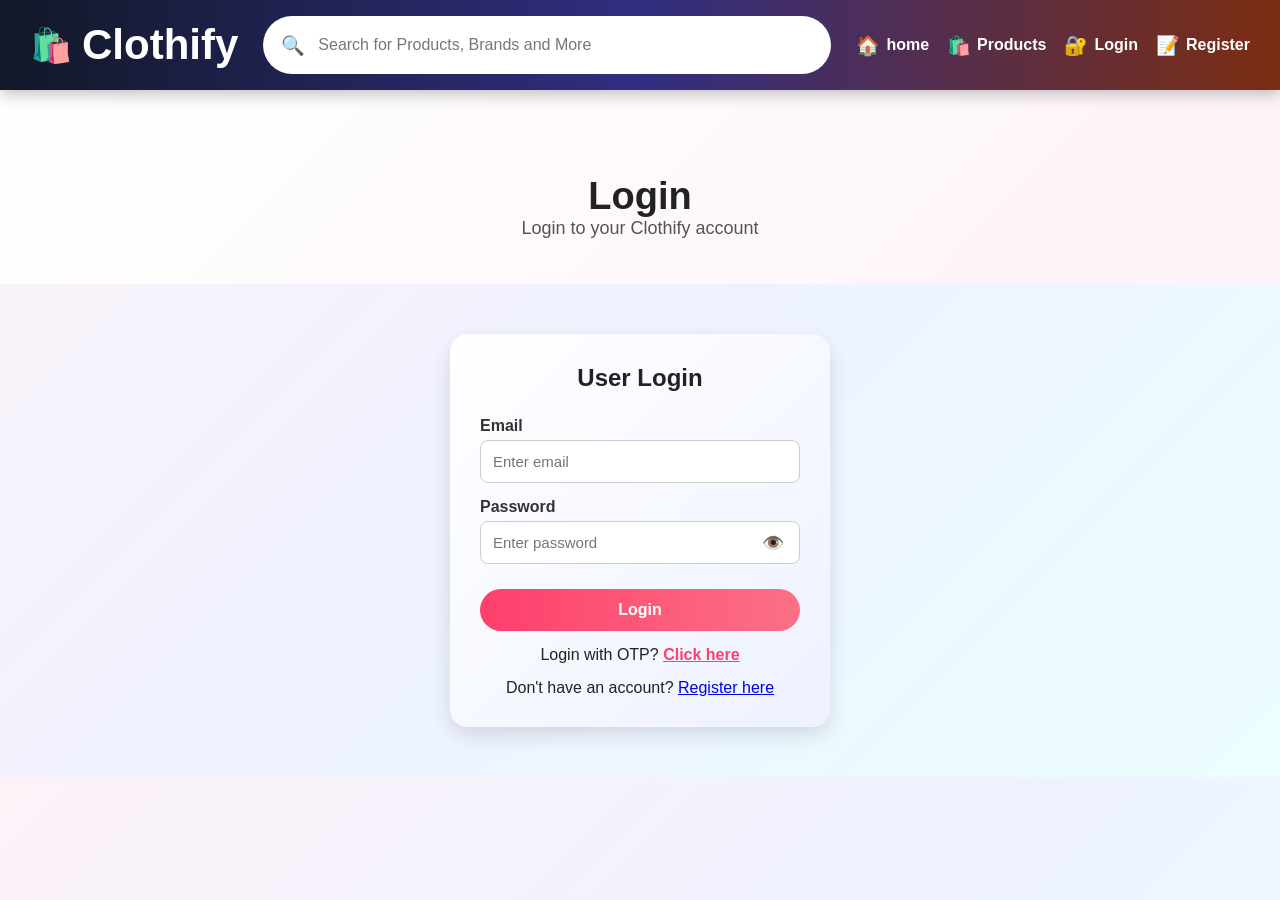
<file: src/main/webapp/index.html>
<!DOCTYPE html>
<html>
<head>
    <meta charset="UTF-8">
    <title>Login - Clothify</title>
    <link rel="stylesheet" href="css/style.css?v=25000">
</head>
<body>

<header class="main-header">
    <div class="brand">
        <span class="brand-symbol">🛍️</span>
        <span class="brand-text">Clothify</span>
    </div>

    <form action="products" method="get" class="search-box">
        <span class="search-symbol">🔍</span>
        <input type="text" name="q" placeholder="Search for Products, Brands and More">
    </form>

    <nav class="main-nav">
        <a href="home"><span class="nav-symbol">🏠</span> home</a>
        <a href="products"><span class="nav-symbol">🛍️</span> Products</a>
        <a href="login.html"><span class="nav-symbol">🔐</span> Login</a>
        <a href="register.html"><span class="nav-symbol">📝</span> Register</a>
    </nav>
</header>

<section class="page-title">
    <h1>Login</h1>
    <p>Login to your Clothify account</p>
</section>

<section class="form-container">
    <div class="form-box">
        <h2>User Login</h2>

        <form action="login" method="post">

            <label>Email</label>
            <input type="email" name="email" placeholder="Enter email" required>

            <label>Password</label>
            <div class="password-box">
                <input type="password" id="password" name="password" placeholder="Enter password" required>
                <span onclick="togglePassword()">👁️</span>
            </div>

            <button type="submit">Login</button>

            <p style="text-align:center; margin-top:15px; font-size:16px;">
                Login with OTP?
                <a href="mobile-login.html" style="font-weight:bold; color:#ff3f6c;">Click here</a>
            </p>

            <p style="margin-top:15px; text-align:center;">
                Don't have an account?
                <a href="register.html">Register here</a>
            </p>

        </form>
    </div>
</section>

<script>
    function togglePassword() {
        var passwordInput = document.getElementById("password");

        if (passwordInput.type === "password") {
            passwordInput.type = "text";
        } else {
            passwordInput.type = "password";
        }
    }
</script>

</body>
</html>
</file>
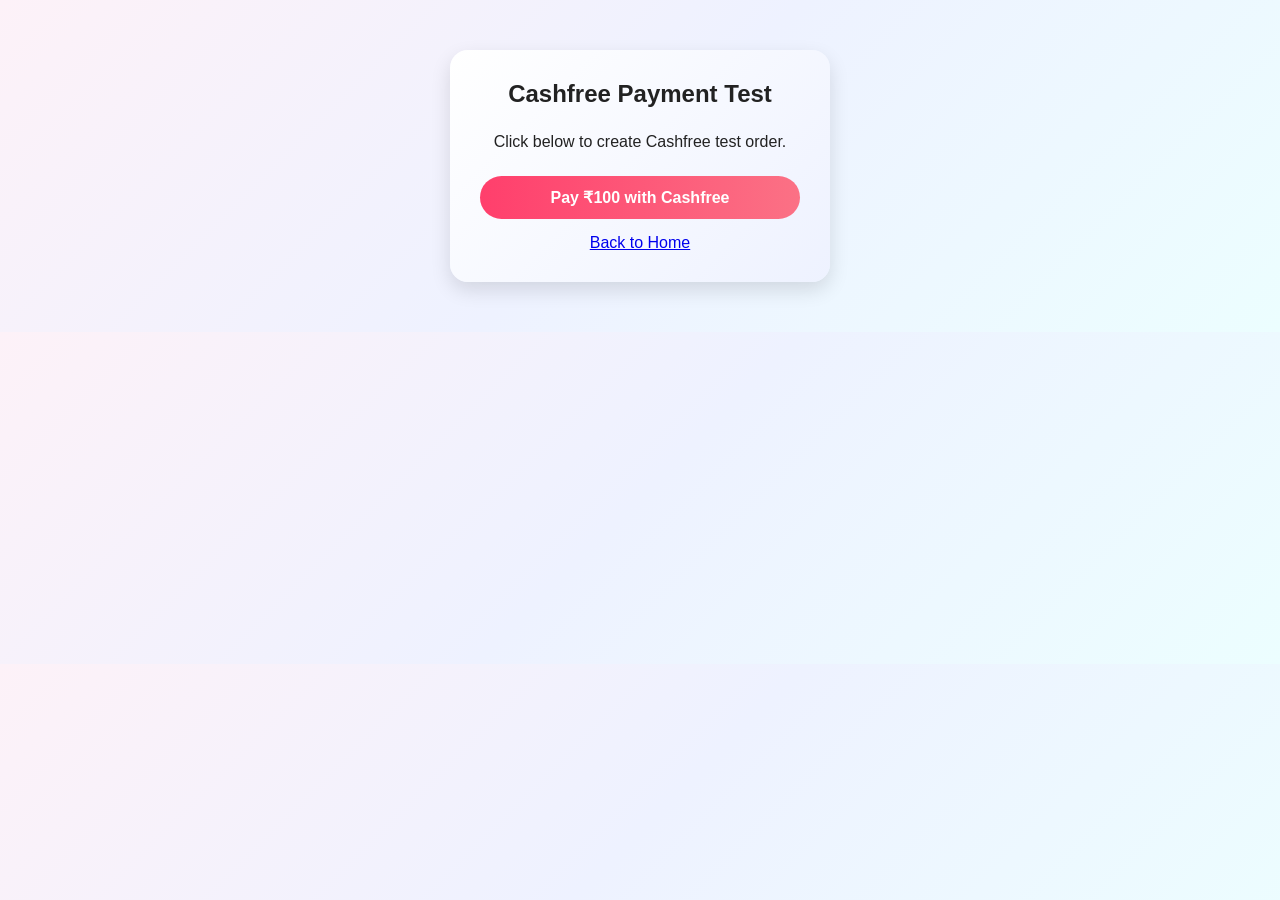
<file: src/main/webapp/cashfree-test.html>
<!DOCTYPE html>
<html>
<head>
    <meta charset="UTF-8">
    <title>Cashfree Test - Clothify</title>
    <link rel="stylesheet" href="css/style.css">
</head>
<body>

<section class="form-container">
    <div class="form-box">
        <h2>Cashfree Payment Test</h2>

        <p style="text-align:center;">
            Click below to create Cashfree test order.
        </p>

        <form action="create-cashfree-order" method="post">
            <button type="submit">Pay ₹100 with Cashfree</button>
        </form>

        <p style="text-align:center; margin-top:15px;">
            <a href="home">Back to Home</a>
        </p>
    </div>
</section>

</body>
</html>
</file>
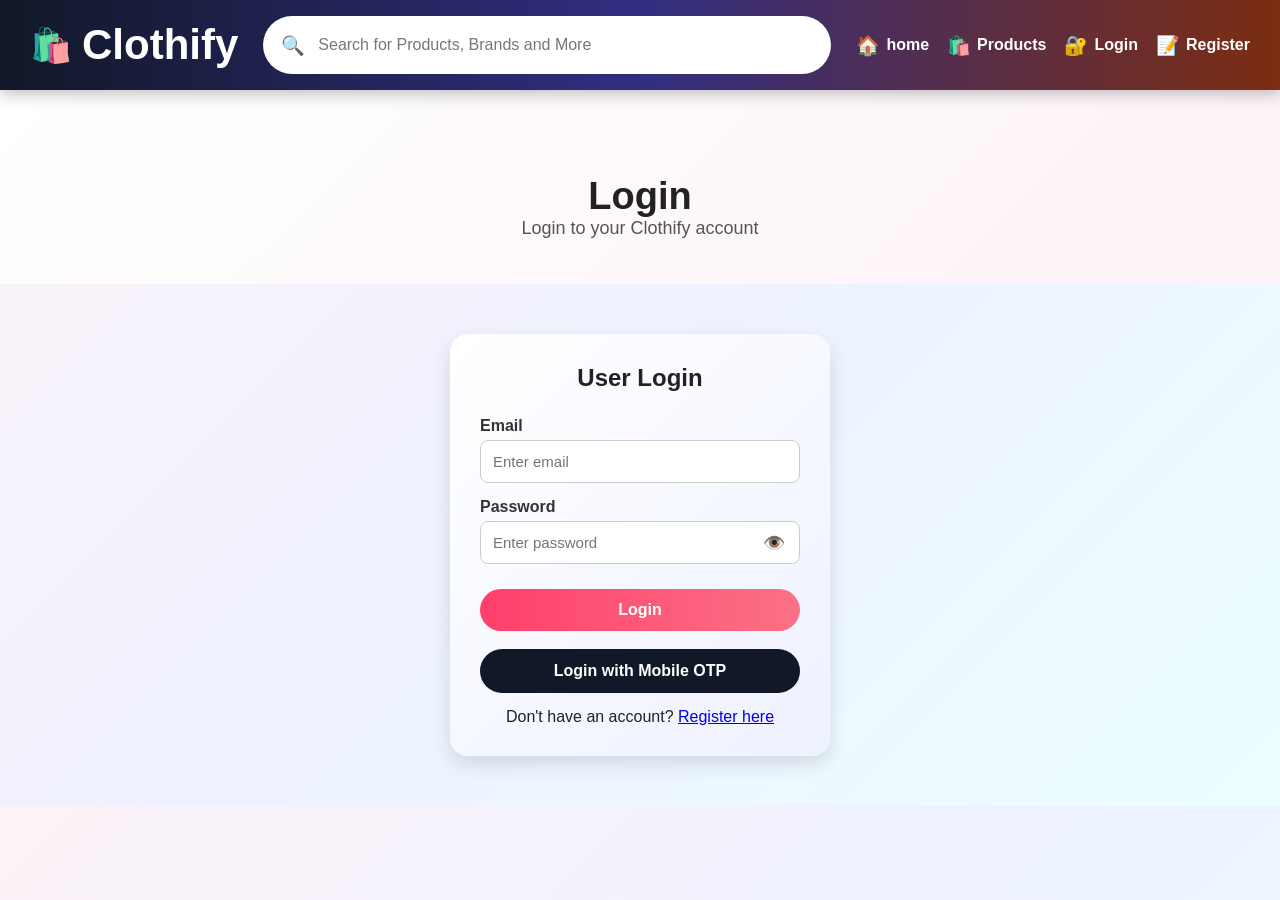
<file: src/main/webapp/login.html>
<!DOCTYPE html>
<html>
<head>
    <meta charset="UTF-8">
    <title>Login - Clothify</title>
    <link rel="stylesheet" href="css/style.css?v=27000">
</head>
<body>

<header class="main-header">
    <div class="brand">
        <span class="brand-symbol">🛍️</span>
        <span class="brand-text">Clothify</span>
    </div>

    <form action="products" method="get" class="search-box">
        <span class="search-symbol">🔍</span>
        <input type="text" name="q" placeholder="Search for Products, Brands and More">
    </form>

    <nav class="main-nav">
        <a href="home"><span class="nav-symbol">🏠</span> home</a>
        <a href="products"><span class="nav-symbol">🛍️</span> Products</a>
        <a href="login.html"><span class="nav-symbol">🔐</span> Login</a>
        <a href="register.html"><span class="nav-symbol">📝</span> Register</a>
    </nav>
</header>

<section class="page-title">
    <h1>Login</h1>
    <p>Login to your Clothify account</p>
</section>

<section class="form-container">
    <div class="form-box">
        <h2>User Login</h2>

        <form action="login" method="post">

            <label>Email</label>
            <input type="email" name="email" placeholder="Enter email" required>

            <label>Password</label>

            <div style="position:relative; width:100%;">
                <input type="password"
                       id="password"
                       name="password"
                       placeholder="Enter password"
                       required
                       style="width:100%; padding-right:45px; box-sizing:border-box;">

                <span onclick="togglePassword()"
                      style="position:absolute; right:15px; top:50%; transform:translateY(-50%); cursor:pointer; font-size:18px;">
                    👁️
                </span>
            </div>

            <button type="submit">Login</button>

            <a href="mobile-login.html"
               style="display:block; text-align:center; margin-top:18px; padding:13px; background:#111827; color:white; border-radius:25px; text-decoration:none; font-weight:bold;">
                Login with Mobile OTP
            </a>

            <p style="margin-top:15px; text-align:center;">
                Don't have an account?
                <a href="register.html">Register here</a>
            </p>

        </form>
    </div>
</section>

<script>
    function togglePassword() {
        var passwordInput = document.getElementById("password");

        if (passwordInput.type === "password") {
            passwordInput.type = "text";
        } else {
            passwordInput.type = "password";
        }
    }
</script>

</body>
</html>
</file>
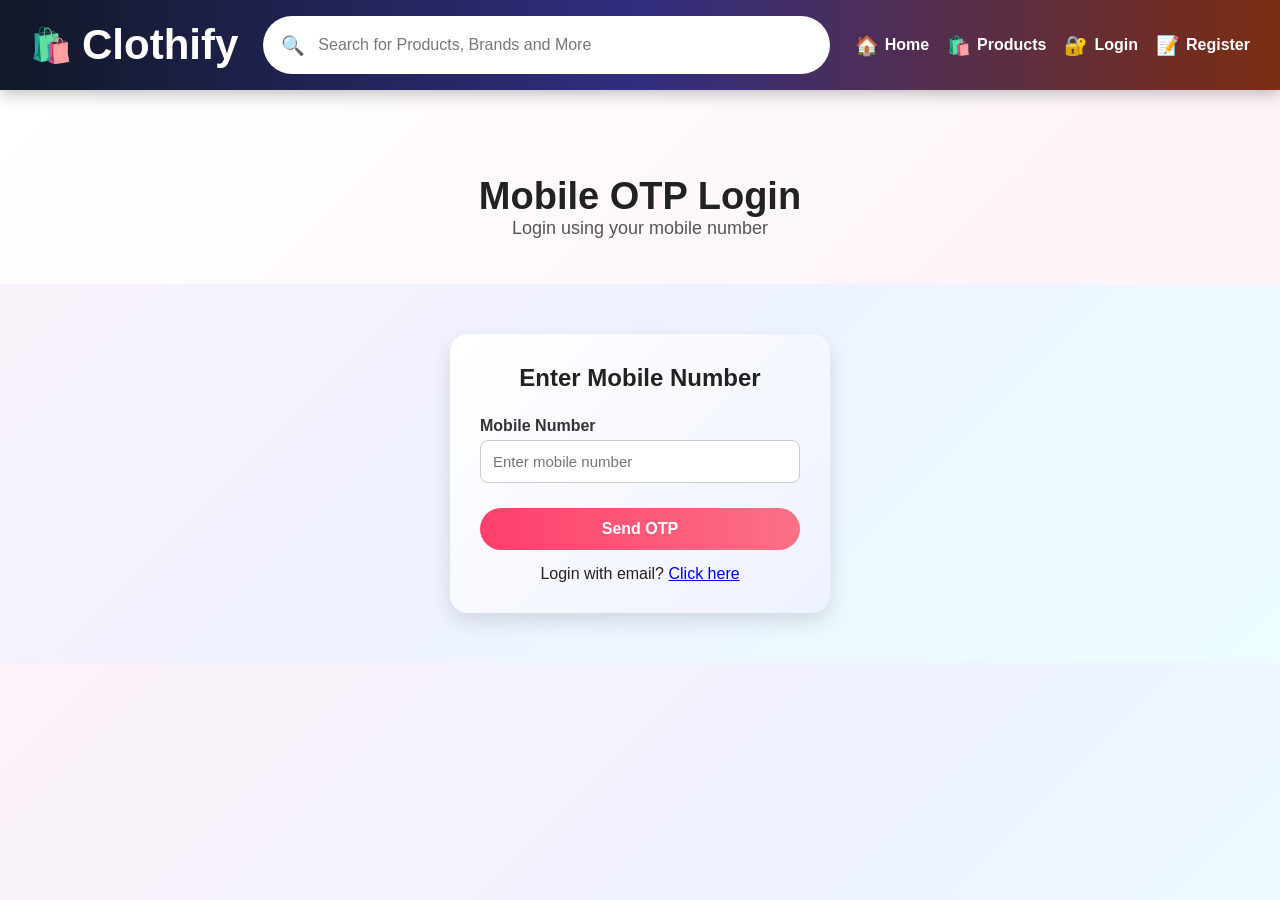
<file: src/main/webapp/mobile-login.html>
<!DOCTYPE html>
<html>
<head>
    <meta charset="UTF-8">
    <title>Mobile OTP Login - Clothify</title>
    <link rel="stylesheet" href="css/style.css?v=8000">
</head>
<body>

<header class="main-header">
    <div class="brand">
        <span class="brand-symbol">🛍️</span>
        <span class="brand-text">Clothify</span>
    </div>

    <form action="products" method="get" class="search-box">
        <span class="search-symbol">🔍</span>
        <input type="text" name="q" placeholder="Search for Products, Brands and More">
    </form>

    <nav class="main-nav">
        <a href="home"><span class="nav-symbol">🏠</span> Home</a>
        <a href="products"><span class="nav-symbol">🛍️</span> Products</a>
        <a href="login.html"><span class="nav-symbol">🔐</span> Login</a>
        <a href="register.html"><span class="nav-symbol">📝</span> Register</a>
    </nav>
</header>

<section class="page-title">
    <h1>Mobile OTP Login</h1>
    <p>Login using your mobile number</p>
</section>

<section class="form-container">
    <div class="form-box">
        <h2>Enter Mobile Number</h2>

        <form action="send-otp" method="post">
            <label>Mobile Number</label>
            <input type="text" name="phone" placeholder="Enter mobile number" required>

            <button type="submit">Send OTP</button>
        </form>

        <p style="margin-top: 15px; text-align: center;">
            Login with email?
            <a href="login.html">Click here</a>
        </p>
    </div>
</section>

</body>
</html>
</file>
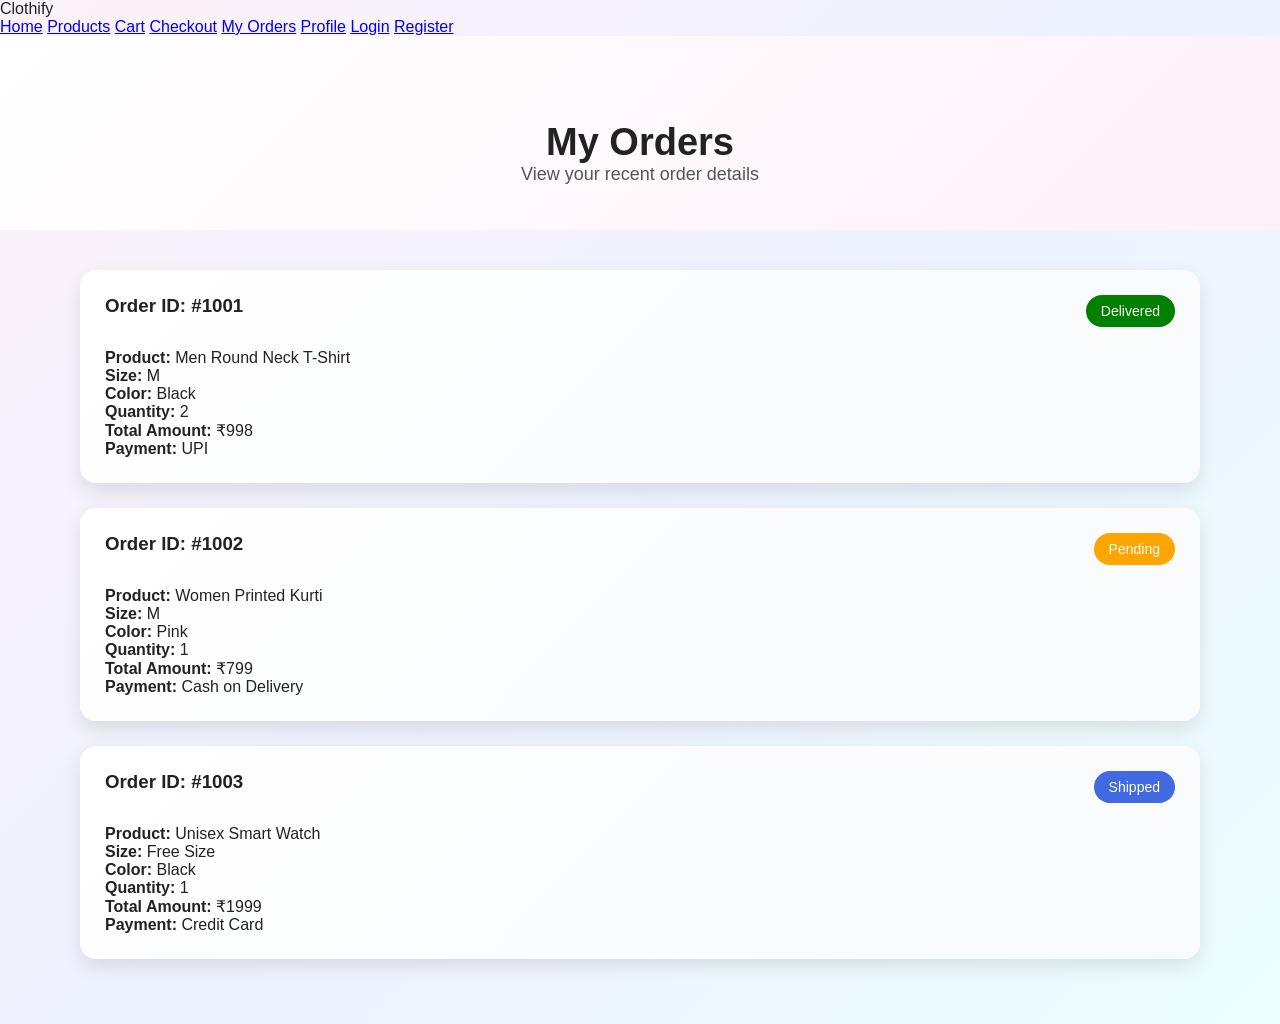
<file: src/main/webapp/orders.html>
<!DOCTYPE html>
<html>
<head>
    <meta charset="UTF-8">
    <title>My Orders - Clothify</title>
    <link rel="stylesheet" href="css/style.css">
</head>
<body>

    <header>
        <div class="logo">Clothify</div>

        <nav>
            <a href="index.html">Home</a>
            <a href="products">Products</a>
            <a href="viewcart">Cart</a>
            <a href="checkout.html">Checkout</a>
            <a href="orders.html">My Orders</a>
            <a href="profile.html">Profile</a>
            <a href="login.html">Login</a>
            <a href="register.html">Register</a>
        </nav>
    </header>

    <section class="page-title">
        <h1>My Orders</h1>
        <p>View your recent order details</p>
    </section>

    <section class="orders-container">

        <div class="order-card">
            <div class="order-header">
                <h3>Order ID: #1001</h3>
                <span class="status delivered">Delivered</span>
            </div>

            <p><b>Product:</b> Men Round Neck T-Shirt</p>
            <p><b>Size:</b> M</p>
            <p><b>Color:</b> Black</p>
            <p><b>Quantity:</b> 2</p>
            <p><b>Total Amount:</b> ₹998</p>
            <p><b>Payment:</b> UPI</p>
        </div>

        <div class="order-card">
            <div class="order-header">
                <h3>Order ID: #1002</h3>
                <span class="status pending">Pending</span>
            </div>

            <p><b>Product:</b> Women Printed Kurti</p>
            <p><b>Size:</b> M</p>
            <p><b>Color:</b> Pink</p>
            <p><b>Quantity:</b> 1</p>
            <p><b>Total Amount:</b> ₹799</p>
            <p><b>Payment:</b> Cash on Delivery</p>
        </div>

        <div class="order-card">
            <div class="order-header">
                <h3>Order ID: #1003</h3>
                <span class="status shipped">Shipped</span>
            </div>

            <p><b>Product:</b> Unisex Smart Watch</p>
            <p><b>Size:</b> Free Size</p>
            <p><b>Color:</b> Black</p>
            <p><b>Quantity:</b> 1</p>
            <p><b>Total Amount:</b> ₹1999</p>
            <p><b>Payment:</b> Credit Card</p>
        </div>

    </section>

    <script src="js/script.js"></script>
</body>
</html>
</file>
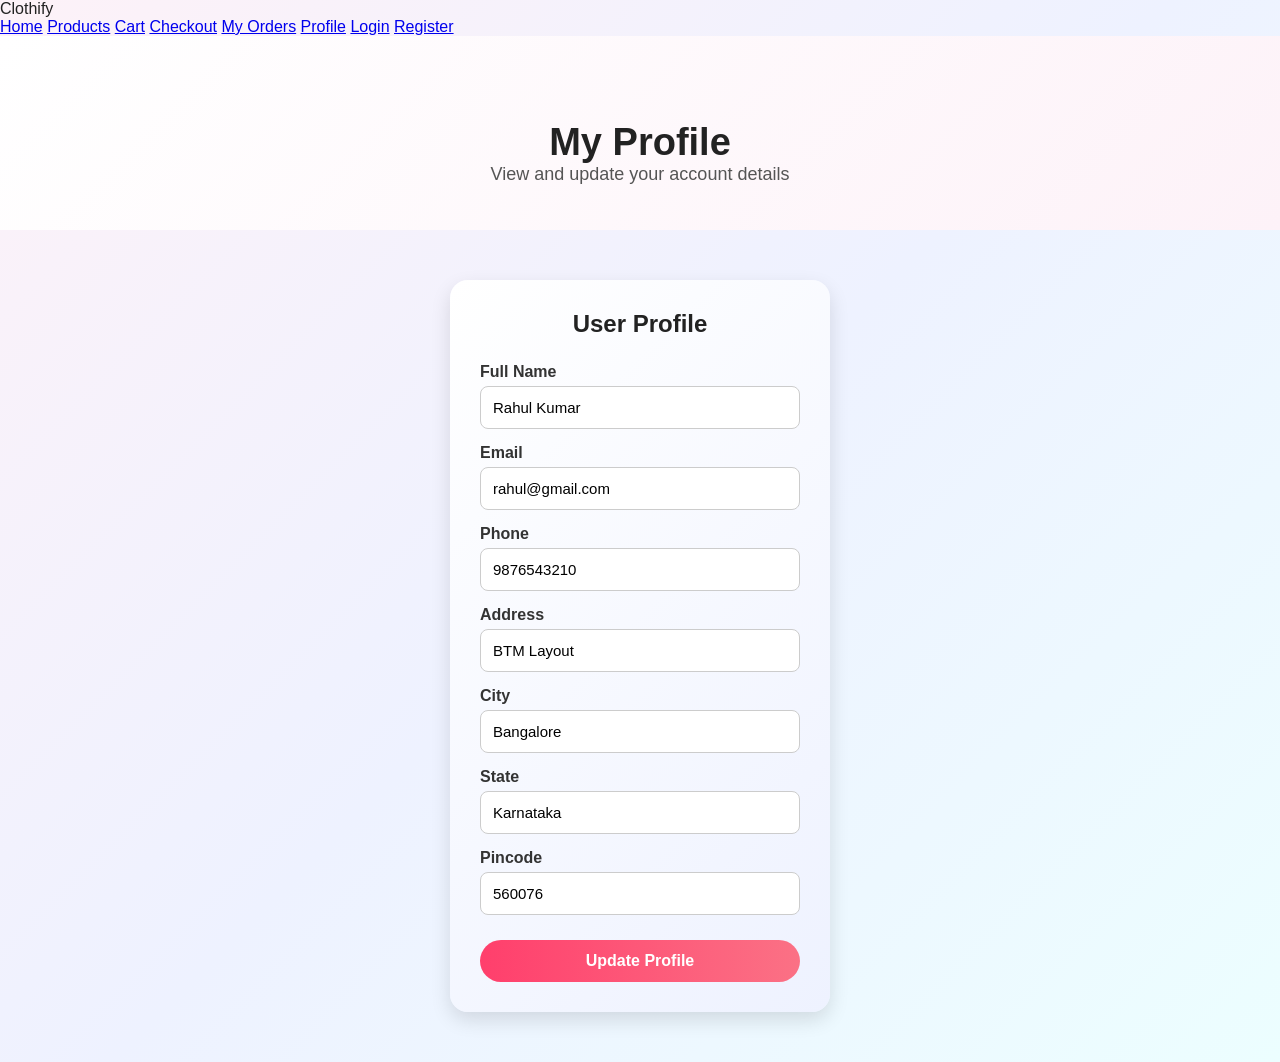
<file: src/main/webapp/profile.html>
<!DOCTYPE html>
<html>
<head>
    <meta charset="UTF-8">
    <title>Profile - Clothify</title>
    <link rel="stylesheet" href="css/style.css">
</head>
<body>

    <header>
        <div class="logo">Clothify</div>

        <nav>
            <a href="index.html">Home</a>
            <a href="products">Products</a>
            <a href="viewcart">Cart</a>
            <a href="checkout.html">Checkout</a>
            <a href="orders">My Orders</a>
            <a href="profile.html">Profile</a>
            <a href="login.html">Login</a>
            <a href="register.html">Register</a>
        </nav>
    </header>

    <section class="page-title">
        <h1>My Profile</h1>
        <p>View and update your account details</p>
    </section>

    <section class="form-container">
        <form class="form-box">
            <h2>User Profile</h2>

            <label>Full Name</label>
            <input type="text" value="Rahul Kumar">

            <label>Email</label>
            <input type="email" value="rahul@gmail.com">

            <label>Phone</label>
            <input type="text" value="9876543210">

            <label>Address</label>
            <input type="text" value="BTM Layout">

            <label>City</label>
            <input type="text" value="Bangalore">

            <label>State</label>
            <input type="text" value="Karnataka">

            <label>Pincode</label>
            <input type="text" value="560076">

            <button type="submit">Update Profile</button>
        </form>
    </section>

    <script src="js/script.js"></script>
</body>
</html>
</file>
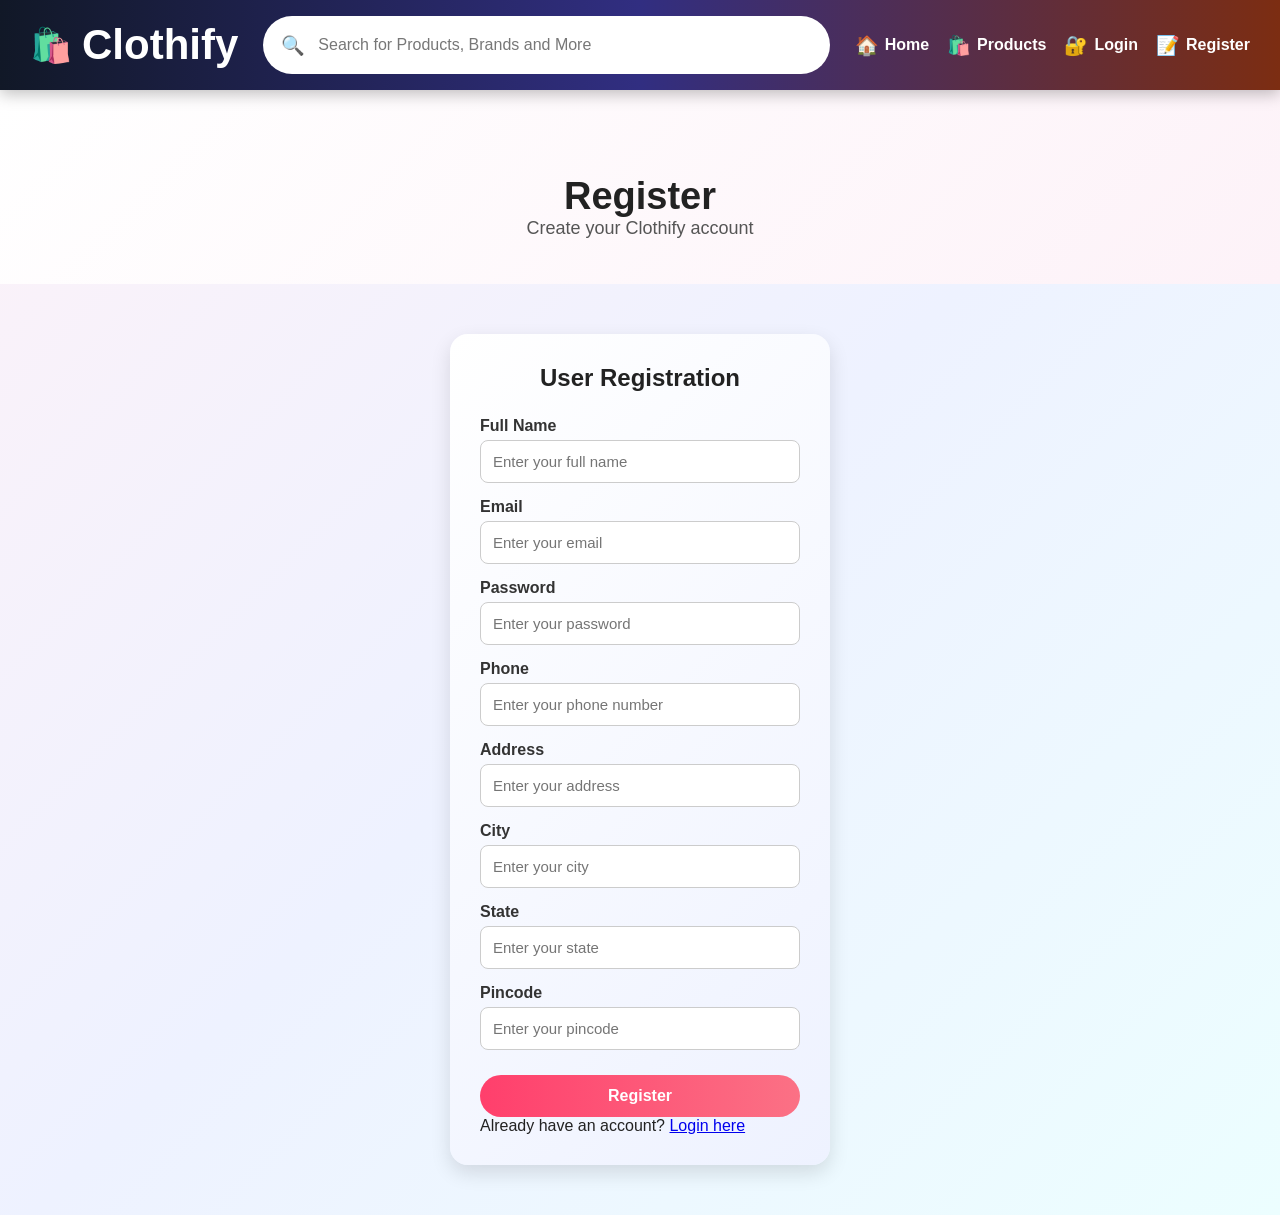
<file: src/main/webapp/register.html>
<!DOCTYPE html>
<html>
<head>
    <meta charset="UTF-8">
    <title>Register - Clothify</title>
    <link rel="stylesheet" href="css/style.css">
</head>
<body>

    <!-- Navbar before login -->
    <header class="main-header">
        <div class="brand">
            <span class="brand-symbol">🛍️</span>
            <span class="brand-text">Clothify</span>
        </div>

        <div class="search-box">
            <span class="search-symbol">🔍</span>
            <input type="text" placeholder="Search for Products, Brands and More">
        </div>

        <nav class="main-nav">
            <a href="home"><span class="nav-symbol">🏠</span> Home</a>
            <a href="products"><span class="nav-symbol">🛍️</span> Products</a>
            <a href="login.html"><span class="nav-symbol">🔐</span> Login</a>
            <a href="register.html"><span class="nav-symbol">📝</span> Register</a>
        </nav>
    </header>

    <section class="page-title">
        <h1>Register</h1>
        <p>Create your Clothify account</p>
    </section>

    <section class="form-container">
        <form class="form-box" action="register" method="post">
            <h2>User Registration</h2>

            <label>Full Name</label>
            <input type="text" name="full_name" placeholder="Enter your full name" required>

            <label>Email</label>
            <input type="email" name="email" placeholder="Enter your email" required>

            <label>Password</label>
            <input type="password" name="password" placeholder="Enter your password" required>

            <label>Phone</label>
            <input type="text" name="phone" placeholder="Enter your phone number" required>

            <label>Address</label>
            <input type="text" name="address" placeholder="Enter your address" required>

            <label>City</label>
            <input type="text" name="city" placeholder="Enter your city" required>

            <label>State</label>
            <input type="text" name="state" placeholder="Enter your state" required>

            <label>Pincode</label>
            <input type="text" name="pincode" placeholder="Enter your pincode" required>

            <button type="submit">Register</button>

            <p>Already have an account? <a href="login.html">Login here</a></p>
        </form>
    </section>

</body>
</html>
</file>
<file: src/main/webapp/css/style.css>
* {
    margin: 0;
    padding: 0;
    box-sizing: border-box;
}

body {
    font-family: Arial, sans-serif;
    background: linear-gradient(135deg, #fdf2f8, #eef2ff, #ecfeff);
    color: #222;
}

/* Header */
.main-header {
    background: linear-gradient(90deg, #111827, #312e81, #7c2d12);
    color: white;
    display: flex;
    align-items: center;
    gap: 25px;
    padding: 16px 30px;
    box-shadow: 0 4px 15px rgba(0,0,0,0.25);
    position: sticky;
    top: 0;
    z-index: 1000;
}

.brand {
    font-size: 42px;
    font-weight: bold;
    color: white;
    white-space: nowrap;
    display: flex;
    align-items: center;
    gap: 10px;
}

.brand-symbol {
    font-size: 34px;
    line-height: 1;
}

.brand-text {
    font-size: 42px;
    font-weight: bold;
    color: white;
}

/* Search Box */
.search-box {
    flex: 1;
    max-width: 700px;
    position: relative;
    display: flex;
    align-items: center;
}

.search-symbol {
    position: absolute;
    left: 18px;
    top: 50%;
    transform: translateY(-50%);
    font-size: 19px;
    color: #666;
    z-index: 10;
    pointer-events: none;
}

.search-box input {
    width: 100%;
    height: 58px;
    padding: 0 20px 0 55px;
    border: none;
    outline: none;
    border-radius: 35px;
    font-size: 16px;
    background: white;
    color: #222;
}

.search-box input::placeholder {
    color: #777;
}

/* Navbar */
.main-nav {
    display: flex;
    align-items: center;
    gap: 18px;
    white-space: nowrap;
    margin-left: auto;
}

.main-nav a {
    color: white;
    text-decoration: none;
    font-size: 16px;
    font-weight: bold;
    display: inline-flex;
    align-items: center;
    gap: 6px;
}

.main-nav a:hover {
    color: #ffcc00;
}

.nav-symbol {
    font-size: 19px;
    display: inline-flex;
    align-items: center;
    justify-content: center;
    line-height: 1;
}

/* Profile Navbar */
.profile-name-link {
    display: inline-flex;
    align-items: center;
    gap: 8px;
    color: white !important;
    text-decoration: none;
    font-weight: bold;
}

.profile-small-icon {
    width: 34px;
    height: 34px;
    border-radius: 50%;
    background: white;
    color: #312e81;
    display: inline-flex;
    align-items: center;
    justify-content: center;
    font-size: 17px;
    font-weight: bold;
    border: 2px solid #ffcc00;
    flex-shrink: 0;
}

.profile-user-name {
    color: white;
    font-size: 16px;
    max-width: 130px;
    overflow: hidden;
    white-space: nowrap;
    text-overflow: ellipsis;
}

.profile-arrow {
    font-size: 12px;
    color: white;
}

.profile-name-link:hover .profile-user-name,
.profile-name-link:hover .profile-arrow {
    color: #ffcc00;
}

/* Page Title */
.page-title {
    text-align: center;
    padding: 85px 20px 45px 20px;
    background: linear-gradient(135deg, #ffffff, #fdf2f8);
}

.page-title h1 {
    font-size: 38px;
    color: #222;
}

.page-title p {
    font-size: 18px;
    color: #555;
}

/* Product Filter Section */
.filter-box {
    width: 90%;
    margin: 35px auto 10px auto;
    background: linear-gradient(135deg, #ffffff, #f8fafc);
    padding: 22px;
    border-radius: 18px;
    box-shadow: 0 8px 22px rgba(0,0,0,0.10);
    display: flex;
    justify-content: center;
    align-items: center;
    gap: 18px;
    flex-wrap: wrap;
}

.filter-box select {
    width: 190px;
    padding: 12px 15px;
    border: 1px solid #ccc;
    border-radius: 25px;
    font-size: 15px;
    outline: none;
    background: white;
    cursor: pointer;
}

.filter-box button {
    padding: 12px 32px;
    border: none;
    border-radius: 25px;
    background: linear-gradient(90deg, #ff3f6c, #fb7185);
    color: white;
    font-size: 15px;
    font-weight: bold;
    cursor: pointer;
}

.filter-box button:hover {
    background: linear-gradient(90deg, #111827, #374151);
}

.filter-box a {
    padding: 12px 28px;
    border-radius: 25px;
    background: #111827;
    color: white;
    text-decoration: none;
    font-size: 15px;
    font-weight: bold;
}

.filter-box a:hover {
    background: #374151;
}

/* Products Page */
.products {
    display: grid;
    grid-template-columns: repeat(4, 1fr);
    gap: 25px;
    padding: 40px 60px;
}

.product-card {
    background: linear-gradient(135deg, #ffffff, #fef2f2);
    padding: 20px;
    text-align: center;
    box-shadow: 0 8px 20px rgba(0,0,0,0.10);
    border-radius: 16px;
    transition: transform 0.3s ease;
}

.product-card:hover {
    transform: translateY(-7px);
}

.product-card img {
    width: 100%;
    height: 240px;
    object-fit: cover;
    background-color: #eee;
    border-radius: 12px;
    margin-bottom: 14px;
}

.product-card h3 {
    font-size: 18px;
    color: #222;
    margin-top: 8px;
    margin-bottom: 10px;
}

.product-card p {
    font-size: 18px;
    color: #111;
    font-weight: bold;
    margin: 10px 0;
}

.product-card h4 {
    font-size: 16px;
    color: #444;
    margin: 8px 0;
}

.product-card input[type="number"] {
    width: 75px;
    padding: 9px;
    margin-top: 10px;
    margin-bottom: 10px;
    border-radius: 9px;
    border: 1px solid #ccc;
    font-size: 15px;
    text-align: center;
}

.product-card button {
    padding: 11px 25px;
    background: linear-gradient(90deg, #ff3f6c, #fb7185);
    color: white;
    border: none;
    cursor: pointer;
    border-radius: 25px;
    font-weight: bold;
    font-size: 15px;
}

.product-card button:hover {
    background: linear-gradient(90deg, #111827, #374151);
}

.no-products-box {
    grid-column: 1 / -1;
    width: 80%;
    margin: 30px auto;
    background: linear-gradient(135deg, #ffffff, #f8fafc);
    border-radius: 22px;
    padding: 60px 25px;
    text-align: center;
    box-shadow: 0 10px 25px rgba(0,0,0,0.12);
}

.no-products-box h2 {
    font-size: 36px;
    color: #111827;
    margin-bottom: 15px;
}

.no-products-box p {
    font-size: 18px;
    color: #555;
    margin-bottom: 25px;
}

.no-products-box a {
    text-decoration: none;
    background: linear-gradient(90deg, #ff3f6c, #fb7185);
    color: white;
    padding: 13px 35px;
    border-radius: 30px;
    font-weight: bold;
}

/* Forms */
.form-container {
    display: flex;
    justify-content: center;
    padding: 50px 20px;
}

.form-box {
    background: linear-gradient(135deg, #ffffff, #eef2ff);
    width: 380px;
    padding: 30px;
    box-shadow: 0 8px 20px rgba(0,0,0,0.12);
    border-radius: 18px;
}

.form-box h2 {
    text-align: center;
    color: #222;
    margin-bottom: 25px;
}

.form-box label {
    display: block;
    margin-top: 15px;
    margin-bottom: 5px;
    color: #333;
    font-weight: bold;
}

.form-box input {
    width: 100%;
    padding: 12px;
    border: 1px solid #ccc;
    font-size: 15px;
    border-radius: 8px;
}

.form-box button {
    width: 100%;
    margin-top: 25px;
    padding: 12px;
    background: linear-gradient(90deg, #ff3f6c, #fb7185);
    color: white;
    border: none;
    font-size: 16px;
    cursor: pointer;
    border-radius: 25px;
    font-weight: bold;
}

/* Password Show/Hide Icon FIX */
.password-box {
    position: relative !important;
    width: 100% !important;
    display: block !important;
}

.password-box input {
    width: 100% !important;
    padding: 12px 50px 12px 12px !important;
    border: 1px solid #ccc !important;
    font-size: 15px !important;
    border-radius: 8px !important;
    box-sizing: border-box !important;
}

.password-box span,
.toggle-password {
    position: absolute !important;
    right: 16px !important;
    top: 50% !important;
    transform: translateY(-50%) !important;
    cursor: pointer !important;
    font-size: 18px !important;
    user-select: none !important;
    z-index: 99 !important;
    line-height: 1 !important;
    display: flex !important;
    align-items: center !important;
    justify-content: center !important;
}

/* Login Error Page */
.login-error-wrapper {
    min-height: 100vh;
    display: flex;
    align-items: center;
    justify-content: center;
    background: linear-gradient(135deg, #fdf2f8, #eef2ff, #ecfeff);
    padding: 30px;
}

.login-error-card {
    width: 90%;
    max-width: 520px;
    background: linear-gradient(135deg, #ffffff, #fef2f2);
    padding: 45px 30px;
    border-radius: 24px;
    text-align: center;
    box-shadow: 0 12px 30px rgba(0,0,0,0.15);
}

.login-error-icon {
    font-size: 70px;
    margin-bottom: 18px;
}

.login-error-card h1 {
    font-size: 32px;
    color: #991b1b;
    margin-bottom: 12px;
}

.login-error-card p {
    font-size: 18px;
    color: #555;
    margin-bottom: 28px;
}

.login-error-card a {
    display: inline-block;
    text-decoration: none;
    background: linear-gradient(90deg, #ff3f6c, #fb7185);
    color: white;
    padding: 13px 35px;
    border-radius: 30px;
    font-size: 17px;
    font-weight: bold;
}

.login-error-card a:hover {
    background: linear-gradient(90deg, #111827, #374151);
}

/* Demo OTP Box */
.demo-otp-box {
    background: #dcfce7;
    border: 2px solid #22c55e;
    color: #166534;
    padding: 12px;
    border-radius: 12px;
    text-align: center;
    margin-bottom: 15px;
    font-size: 18px;
}

/* Top Categories */
.top-categories {
    background: linear-gradient(135deg, #ffffff, #fff7ed);
    margin: 25px;
    padding: 22px 15px;
    display: grid;
    grid-template-columns: repeat(8, 1fr);
    gap: 20px;
    border-radius: 20px;
    box-shadow: 0 8px 22px rgba(0,0,0,0.10);
}

.top-cat-item {
    text-align: center;
    text-decoration: none;
    color: #222;
    transition: transform 0.3s ease;
}

.top-cat-item:hover {
    transform: translateY(-7px);
}

.top-cat-item img {
    width: 85px;
    height: 85px;
    object-fit: cover;
    border-radius: 50%;
    margin-bottom: 10px;
    border: 4px solid #ff3f6c;
    background-color: white;
}

.top-cat-item p {
    font-size: 15px;
    font-weight: bold;
}

/* Banner Section */
.banner-section {
    display: grid;
    grid-template-columns: repeat(3, 1fr);
    gap: 22px;
    margin: 25px;
}

.banner-card {
    background: linear-gradient(135deg, #ccfbf1, #fef3c7);
    border-radius: 22px;
    overflow: hidden;
    display: flex;
    align-items: center;
    min-height: 240px;
    box-shadow: 0 8px 22px rgba(0,0,0,0.15);
    transition: transform 0.3s ease;
}

.banner-card:hover {
    transform: translateY(-6px);
}

.banner-card img {
    width: 50%;
    height: 240px;
    object-fit: cover;
}

.banner-text {
    width: 50%;
    padding: 25px;
}

.banner-text h3 {
    font-size: 26px;
    margin-bottom: 12px;
    color: #111827;
}

.banner-text p {
    font-size: 30px;
    font-weight: bold;
    color: #db2777;
    margin-bottom: 18px;
}

.banner-text a {
    display: inline-block;
    text-decoration: none;
    background: linear-gradient(90deg, #ff3f6c, #fb7185);
    color: white;
    padding: 10px 22px;
    border-radius: 25px;
    font-weight: bold;
}

/* Section Box */
.section-box {
    background: linear-gradient(135deg, #ffffff, #f8fafc);
    margin: 25px;
    padding: 25px;
    border-radius: 22px;
    box-shadow: 0 8px 22px rgba(0,0,0,0.10);
}

.section-title-row {
    display: flex;
    justify-content: space-between;
    align-items: center;
    margin-bottom: 22px;
}

.section-title-row h2 {
    font-size: 32px;
    color: #111827;
}

.section-title-row a {
    text-decoration: none;
    color: #db2777;
    font-weight: bold;
    font-size: 16px;
}

/* Category Grid */
.category-grid {
    display: grid;
    grid-template-columns: repeat(8, 1fr);
    gap: 20px;
}

.category-card {
    text-align: center;
    background: linear-gradient(135deg, #fdf2f8, #ffffff);
    border-radius: 16px;
    padding: 15px;
    transition: transform 0.3s ease;
    box-shadow: 0 4px 14px rgba(0,0,0,0.08);
    text-decoration: none;
    color: #222;
}

.category-card:hover {
    transform: scale(1.05);
}

.category-card img {
    width: 100%;
    height: 130px;
    object-fit: cover;
    border-radius: 12px;
    margin-bottom: 12px;
}

.category-card h4 {
    font-size: 15px;
    color: #222;
}

/* Trending Products */
.product-grid-home {
    display: grid;
    grid-template-columns: repeat(4, 1fr);
    gap: 23px;
}

.product-home-card {
    background: linear-gradient(135deg, #ffffff, #fef2f2);
    border-radius: 18px;
    text-align: center;
    padding: 18px;
    transition: transform 0.3s ease;
    box-shadow: 0 8px 20px rgba(0,0,0,0.10);
}

.product-home-card:hover {
    transform: translateY(-7px);
}

.product-home-card img {
    width: 100%;
    height: 240px;
    object-fit: cover;
    border-radius: 14px;
    margin-bottom: 13px;
}

.product-home-card h4 {
    font-size: 18px;
    margin-bottom: 8px;
}

.product-home-card p {
    font-size: 19px;
    font-weight: bold;
    color: #111;
    margin-bottom: 14px;
}

.product-home-card a {
    display: inline-block;
    text-decoration: none;
    background: linear-gradient(90deg, #ff3f6c, #fb7185);
    color: white;
    padding: 10px 24px;
    border-radius: 25px;
    font-weight: bold;
}

/* Cart Page */
.cart-container {
    padding: 50px 20px;
    min-height: 520px;
}

.cart-item {
    background: linear-gradient(135deg, #ffffff, #f8fafc);
    display: flex;
    align-items: center;
    margin: 0 auto 25px auto;
    padding: 20px;
    max-width: 1000px;
    box-shadow: 0 8px 20px rgba(0,0,0,0.10);
    border-radius: 16px;
}

.cart-item img {
    width: 160px;
    height: 160px;
    object-fit: cover;
    background-color: #eee;
    margin-right: 30px;
    border-radius: 12px;
}

.cart-details {
    flex: 1;
}

.cart-details h3 {
    color: #222;
    font-size: 22px;
}

.cart-details p {
    color: #555;
    font-size: 16px;
}

.cart-total {
    text-align: right;
}

.cart-total h3 {
    color: #222;
    font-size: 24px;
}

.cart-total button {
    padding: 10px 18px;
    background-color: #cc0000;
    color: white;
    border: none;
    cursor: pointer;
    border-radius: 20px;
}

.cart-summary {
    background: linear-gradient(135deg, #ffffff, #fef3c7);
    padding: 25px;
    width: 350px;
    margin: 25px auto;
    box-shadow: 0 8px 20px rgba(0,0,0,0.10);
    border-radius: 16px;
}

.cart-summary button {
    width: 100%;
    padding: 12px;
    background: linear-gradient(90deg, #ff3f6c, #fb7185);
    color: white;
    border: none;
    font-size: 16px;
    cursor: pointer;
    border-radius: 25px;
    font-weight: bold;
}

/* Empty Cart */
.empty-cart-box,
.empty-cart-center-box {
    width: 75%;
    max-width: 950px;
    min-height: 360px;
    margin: 40px auto;
    background: linear-gradient(135deg, #ffffff, #f8fafc);
    border-radius: 24px;
    box-shadow: 0 10px 30px rgba(0,0,0,0.12);
    display: flex;
    flex-direction: column;
    justify-content: center;
    align-items: center;
    padding: 55px 25px;
    text-align: center;
}

.empty-cart-icon,
.empty-cart-center-icon {
    font-size: 120px;
    margin-bottom: 25px;
    line-height: 1;
}

.empty-cart-box h2,
.empty-cart-center-box h2 {
    font-size: 38px;
    color: #111827;
    margin-bottom: 14px;
}

.empty-cart-box p,
.empty-cart-center-box p {
    font-size: 20px;
    color: #666;
    margin-bottom: 30px;
}

.empty-cart-btn,
.empty-cart-center-btn {
    display: inline-block;
    text-decoration: none;
    background: linear-gradient(90deg, #ff3f6c, #fb7185);
    color: white;
    padding: 15px 45px;
    border-radius: 30px;
    font-size: 18px;
    font-weight: bold;
}

/* Checkout */
.checkout-main-wrapper {
    padding: 50px 70px;
    display: grid;
    grid-template-columns: 1.2fr 0.8fr;
    gap: 30px;
    align-items: start;
}

.checkout-main-card {
    background: linear-gradient(135deg, #ffffff, #eef2ff);
    padding: 30px;
    border-radius: 22px;
    box-shadow: 0 10px 25px rgba(0,0,0,0.12);
}

.checkout-main-card h2 {
    margin-bottom: 22px;
    font-size: 28px;
    color: #111827;
}

.checkout-main-card label {
    display: block;
    margin-top: 15px;
    margin-bottom: 6px;
    font-weight: bold;
    color: #333;
}

.checkout-main-card input,
.checkout-main-card textarea {
    width: 100%;
    padding: 12px;
    border: 1px solid #ccc;
    border-radius: 10px;
    font-size: 15px;
}

.checkout-main-card textarea {
    resize: none;
    height: 90px;
}

.checkout-empty-wrapper {
    min-height: 520px;
    display: flex;
    align-items: center;
    justify-content: center;
    padding: 50px 20px;
}

.checkout-empty-card {
    width: 80%;
    max-width: 900px;
    min-height: 380px;
    background: linear-gradient(135deg, #ffffff, #f8fafc);
    border-radius: 25px;
    box-shadow: 0 10px 30px rgba(0,0,0,0.15);
    display: flex;
    flex-direction: column;
    align-items: center;
    justify-content: center;
    text-align: center;
    padding: 50px 25px;
}

.checkout-empty-icon {
    font-size: 120px;
    margin-bottom: 25px;
}

.checkout-empty-card h2 {
    font-size: 40px;
    color: #111827;
    margin-bottom: 15px;
}

.checkout-empty-card p {
    font-size: 20px;
    color: #555;
    margin-bottom: 30px;
}

.checkout-empty-btn {
    text-decoration: none;
    background: linear-gradient(90deg, #ff3f6c, #fb7185);
    color: white;
    padding: 15px 45px;
    border-radius: 30px;
    font-size: 18px;
    font-weight: bold;
}

/* Order Summary */
.order-summary-item {
    background: #f8fafc;
    padding: 15px;
    border-radius: 14px;
    margin-bottom: 14px;
}

.order-summary-with-img {
    display: flex;
    gap: 18px;
    align-items: center;
}

.checkout-product-img {
    width: 120px;
    height: 140px;
    object-fit: cover;
    border-radius: 14px;
    background: #eee;
    box-shadow: 0 4px 12px rgba(0,0,0,0.12);
    flex-shrink: 0;
}

.checkout-total {
    font-size: 26px;
    font-weight: bold;
    color: #111827;
    margin-top: 20px;
    margin-bottom: 25px;
}

/* Payment */
.payment-method-box {
    background: linear-gradient(135deg, #ffffff, #f8fafc);
    padding: 22px;
    border-radius: 18px;
    box-shadow: 0 6px 18px rgba(0,0,0,0.08);
    margin-top: 28px;
}

.payment-method-box h3 {
    font-size: 24px;
    color: #111827;
    margin-bottom: 18px;
}

.payment-option {
    display: flex !important;
    align-items: center !important;
    gap: 10px;
    font-size: 18px;
    margin-bottom: 14px !important;
    color: #222;
    cursor: pointer;
    font-weight: 500 !important;
}

.payment-option input[type="radio"] {
    width: auto !important;
    transform: scale(1.2);
    accent-color: #ff3f6c;
}

/* UPI Details */
.upi-details-box {
    display: none;
    margin-top: 15px;
    padding: 20px;
    background: #f9fafb;
    border: 1px solid #e5e7eb;
    border-radius: 14px;
}

.upi-details-box label {
    display: block;
    margin-bottom: 8px;
    font-weight: bold;
    color: #333;
}

.upi-details-box input {
    width: 100%;
    padding: 12px;
    border: 1px solid #d1d5db;
    border-radius: 10px;
    font-size: 15px;
}

/* Card Details */
.card-details-box {
    display: none;
    margin-top: 15px;
    padding: 20px;
    background: #f9fafb;
    border: 1px solid #e5e7eb;
    border-radius: 14px;
}

.card-details-box label {
    display: block;
    margin-top: 12px;
    margin-bottom: 6px;
    font-weight: bold;
    color: #333;
}

.card-details-box input {
    width: 100%;
    padding: 12px;
    border: 1px solid #d1d5db;
    border-radius: 10px;
    font-size: 15px;
}

/* Card Logos */
.card-logos {
    display: flex !important;
    flex-wrap: wrap;
    gap: 12px;
    margin-top: 10px;
    margin-bottom: 20px;
    align-items: center;
}

.card-logos img {
    width: 72px;
    height: 44px;
    object-fit: contain;
    background: #fff;
    border: 1px solid #ddd;
    border-radius: 9px;
    padding: 6px;
    box-shadow: 0 2px 8px rgba(0,0,0,0.08);
}

.card-row {
    display: grid;
    grid-template-columns: 1fr 1fr;
    gap: 17px;
    margin-top: 10px;
}

.place-order-btn {
    width: 100%;
    padding: 14px;
    border: none;
    border-radius: 30px;
    background: linear-gradient(90deg, #ff3f6c, #fb7185);
    color: white;
    font-size: 17px;
    font-weight: bold;
    cursor: pointer;
    margin-top: 25px;
}

.place-order-btn:hover {
    background: linear-gradient(90deg, #111827, #374151);
}

/* Orders */
.orders-container {
    padding: 40px 80px;
}

.orders-wrapper {
    width: 88%;
    margin: 40px auto;
}

.order-card {
    background: linear-gradient(135deg, #ffffff, #f8fafc);
    padding: 25px;
    margin-bottom: 25px;
    box-shadow: 0 8px 20px rgba(0,0,0,0.10);
    border-radius: 16px;
}

.order-header,
.order-header-row {
    display: flex;
    justify-content: space-between;
    align-items: flex-start;
    gap: 20px;
    margin-bottom: 22px;
}

.order-header-row h2 {
    font-size: 22px;
    color: #111827;
    margin-bottom: 6px;
}

.order-header-row p {
    font-size: 16px;
    color: #333;
    margin: 4px 0;
}

.order-status {
    padding: 11px 24px;
    border-radius: 30px;
    font-weight: bold;
    color: #ffffff;
    display: inline-block;
    min-width: 95px;
    text-align: center;
    font-size: 15px;
}

/* Paid = Green */
.status-paid {
    background: #16a34a !important;
}

/* Pending = Orange */
.status-pending {
    background: #f59e0b !important;
}

/* Delivered = Blue */
.status-delivered {
    background: #2563eb !important;
}

/* Cancelled / Failed = Red */
.status-cancelled {
    background: #dc2626 !important;
}

/* Old order status support */
.status {
    padding: 8px 15px;
    color: white;
    font-size: 14px;
    border-radius: 20px;
}

.delivered {
    background-color: green;
}

.pending {
    background-color: orange;
}

.shipped {
    background-color: royalblue;
}

.paid {
    background-color: #16a34a;
}

/* Order Success Message */
.order-success-message,
.order-success-box {
    width: 80%;
    max-width: 900px;
    margin: 30px auto 10px auto;
    padding: 25px;
    text-align: center;
    background: linear-gradient(135deg, #dcfce7, #f0fdf4);
    border: 2px solid #22c55e;
    color: #166534;
    border-radius: 20px;
    box-shadow: 0 8px 20px rgba(0,0,0,0.10);
}

.order-success-message h2,
.order-success-box h2 {
    font-size: 30px;
    color: #166534;
    margin-bottom: 10px;
}

.order-success-message p {
    font-size: 18px;
    color: #14532d;
    margin: 6px 0;
}

.order-items-list {
    display: flex;
    flex-direction: column;
    gap: 25px;
}

.order-product-box,
.order-product-row {
    background: #f8fafc;
    padding: 15px;
    border-radius: 14px;
    margin-bottom: 15px;
    display: flex;
    align-items: center;
    gap: 18px;
}

.order-product-img {
    width: 145px;
    height: 145px;
    object-fit: cover;
    border-radius: 14px;
    background: #eee;
    box-shadow: 0 4px 12px rgba(0,0,0,0.12);
}

.order-product-info p {
    font-size: 17px;
    color: #111827;
    margin: 4px 0;
}

/* Empty Orders */
.orders-empty-wrapper {
    min-height: 520px;
    display: flex;
    align-items: center;
    justify-content: center;
    padding: 50px 20px;
}

.orders-empty-card {
    width: 80%;
    max-width: 900px;
    min-height: 380px;
    background: linear-gradient(135deg, #ffffff, #f8fafc);
    border-radius: 25px;
    box-shadow: 0 10px 30px rgba(0,0,0,0.15);
    display: flex;
    flex-direction: column;
    align-items: center;
    justify-content: center;
    text-align: center;
    padding: 50px 25px;
}

.orders-empty-icon {
    font-size: 120px;
    margin-bottom: 25px;
}

.orders-empty-card h2 {
    font-size: 40px;
    color: #111827;
    margin-bottom: 15px;
}

.orders-empty-card p {
    font-size: 20px;
    color: #555;
    margin-bottom: 30px;
}

.orders-empty-btn {
    text-decoration: none;
    background: linear-gradient(90deg, #ff3f6c, #fb7185);
    color: white;
    padding: 15px 45px;
    border-radius: 30px;
    font-size: 18px;
    font-weight: bold;
}

/* Profile */
.profile-page {
    padding: 50px 20px;
    display: flex;
    justify-content: center;
}

.profile-card {
    width: 520px;
    background: linear-gradient(135deg, #ffffff, #eef2ff);
    padding: 35px;
    border-radius: 22px;
    box-shadow: 0 10px 25px rgba(0,0,0,0.12);
}

.profile-photo-box {
    text-align: center;
    margin-bottom: 25px;
}

.profile-icon {
    width: 130px;
    height: 130px;
    border-radius: 50%;
    background: linear-gradient(135deg, #ff3f6c, #7c3aed);
    color: white;
    display: flex;
    align-items: center;
    justify-content: center;
    font-size: 58px;
    font-weight: bold;
    margin: 0 auto;
    border: 5px solid white;
}

.profile-name {
    text-align: center;
    font-size: 28px;
    color: #111827;
    margin-top: 15px;
}

.profile-email {
    text-align: center;
    color: #555;
    margin-top: 6px;
    margin-bottom: 25px;
}

.profile-form-grid {
    display: grid;
    grid-template-columns: 1fr;
    gap: 15px;
}

.profile-field label {
    display: block;
    margin-bottom: 6px;
    font-weight: bold;
    color: #333;
}

.profile-field input {
    width: 100%;
    padding: 12px;
    border: 1px solid #ccc;
    border-radius: 10px;
}

.profile-card button {
    width: 100%;
    margin-top: 25px;
    padding: 13px;
    border: none;
    border-radius: 25px;
    background: linear-gradient(90deg, #ff3f6c, #fb7185);
    color: white;
    font-size: 16px;
    font-weight: bold;
}

/* Footer */
.site-footer {
    background: linear-gradient(90deg, #111827, #312e81);
    color: white;
    text-align: center;
    padding: 28px;
    margin-top: 25px;
}

.site-footer h3 {
    font-size: 30px;
    margin-bottom: 8px;
}

.site-footer p {
    margin-top: 6px;
    color: #ddd;
}

/* Responsive */
@media (max-width: 1200px) {
    .main-header {
        flex-wrap: wrap;
    }

    .top-categories,
    .category-grid {
        grid-template-columns: repeat(4, 1fr);
    }

    .banner-section {
        grid-template-columns: 1fr;
    }

    .product-grid-home,
    .products {
        grid-template-columns: repeat(2, 1fr);
    }

    .checkout-main-wrapper {
        grid-template-columns: 1fr;
        padding: 40px 30px;
    }
}

@media (max-width: 700px) {
    .main-header {
        align-items: flex-start;
    }

    .brand,
    .brand-text {
        font-size: 34px;
    }

    .brand-symbol {
        font-size: 32px;
    }

    .main-nav {
        flex-wrap: wrap;
    }

    .filter-box {
        flex-direction: column;
    }

    .filter-box select,
    .filter-box button,
    .filter-box a {
        width: 100%;
        text-align: center;
    }

    .top-categories,
    .category-grid,
    .product-grid-home,
    .products {
        grid-template-columns: repeat(2, 1fr);
        padding: 25px 15px;
    }

    .banner-card {
        flex-direction: column;
    }

    .banner-card img,
    .banner-text {
        width: 100%;
    }

    .cart-item,
    .order-summary-with-img,
    .order-product-box,
    .order-product-row {
        flex-direction: column;
        text-align: center;
    }

    .cart-item img {
        margin-right: 0;
        margin-bottom: 20px;
    }

    .checkout-main-wrapper {
        grid-template-columns: 1fr;
        padding: 30px 20px;
    }

    .checkout-product-img,
    .order-product-img {
        width: 160px;
        height: 180px;
    }

    .card-row {
        grid-template-columns: 1fr;
    }

    .card-logos {
        justify-content: center;
    }

    .card-logos img {
        width: 62px;
        height: 38px;
    }

    .empty-cart-box,
    .empty-cart-center-box,
    .checkout-empty-card,
    .orders-empty-card {
        width: 95%;
        padding: 45px 15px;
    }

    .empty-cart-icon,
    .empty-cart-center-icon,
    .checkout-empty-icon,
    .orders-empty-icon {
        font-size: 80px;
    }

    .checkout-empty-card h2,
    .orders-empty-card h2,
    .empty-cart-box h2,
    .empty-cart-center-box h2 {
        font-size: 30px;
    }

    .order-success-message,
    .order-success-box {
        width: 90%;
    }

    .order-success-message h2 {
        font-size: 24px;
    }

    .order-header-row {
        flex-direction: column;
    }

    .order-product-img {
        width: 100%;
        height: 230px;
    }
    /* ============================= */
/* ORDER STATUS BADGE COLORS     */
/* Add this at bottom of CSS file */
/* ============================= */

.status-paid {
    background: #16a34a !important;
    color: white !important;
    padding: 12px 26px;
    border-radius: 25px;
    font-weight: bold;
    display: inline-block;
    min-width: 110px;
    text-align: center;
    box-shadow: 0 6px 15px rgba(22, 163, 74, 0.25);
}

.status-pending,
.status-payment-pending {
    background: #f59e0b !important;
    color: white !important;
    padding: 12px 26px;
    border-radius: 25px;
    font-weight: bold;
    display: inline-block;
    min-width: 150px;
    text-align: center;
    box-shadow: 0 6px 15px rgba(245, 158, 11, 0.25);
}

/* Optional: keeps badge aligned on right side in My Orders */
.order-header {
    display: flex;
    justify-content: space-between;
    align-items: flex-start;
    gap: 20px;
}

/* Mobile responsive */
@media (max-width: 768px) {
    .order-header {
        flex-direction: column;
        align-items: flex-start;
    }

    .status-paid,
    .status-pending,
    .status-payment-pending {
        margin-top: 10px;
    }
}

    .profile-card {
        width: 100%;
    }

    .profile-user-name {
        max-width: 80px;
    }
}
</file>
